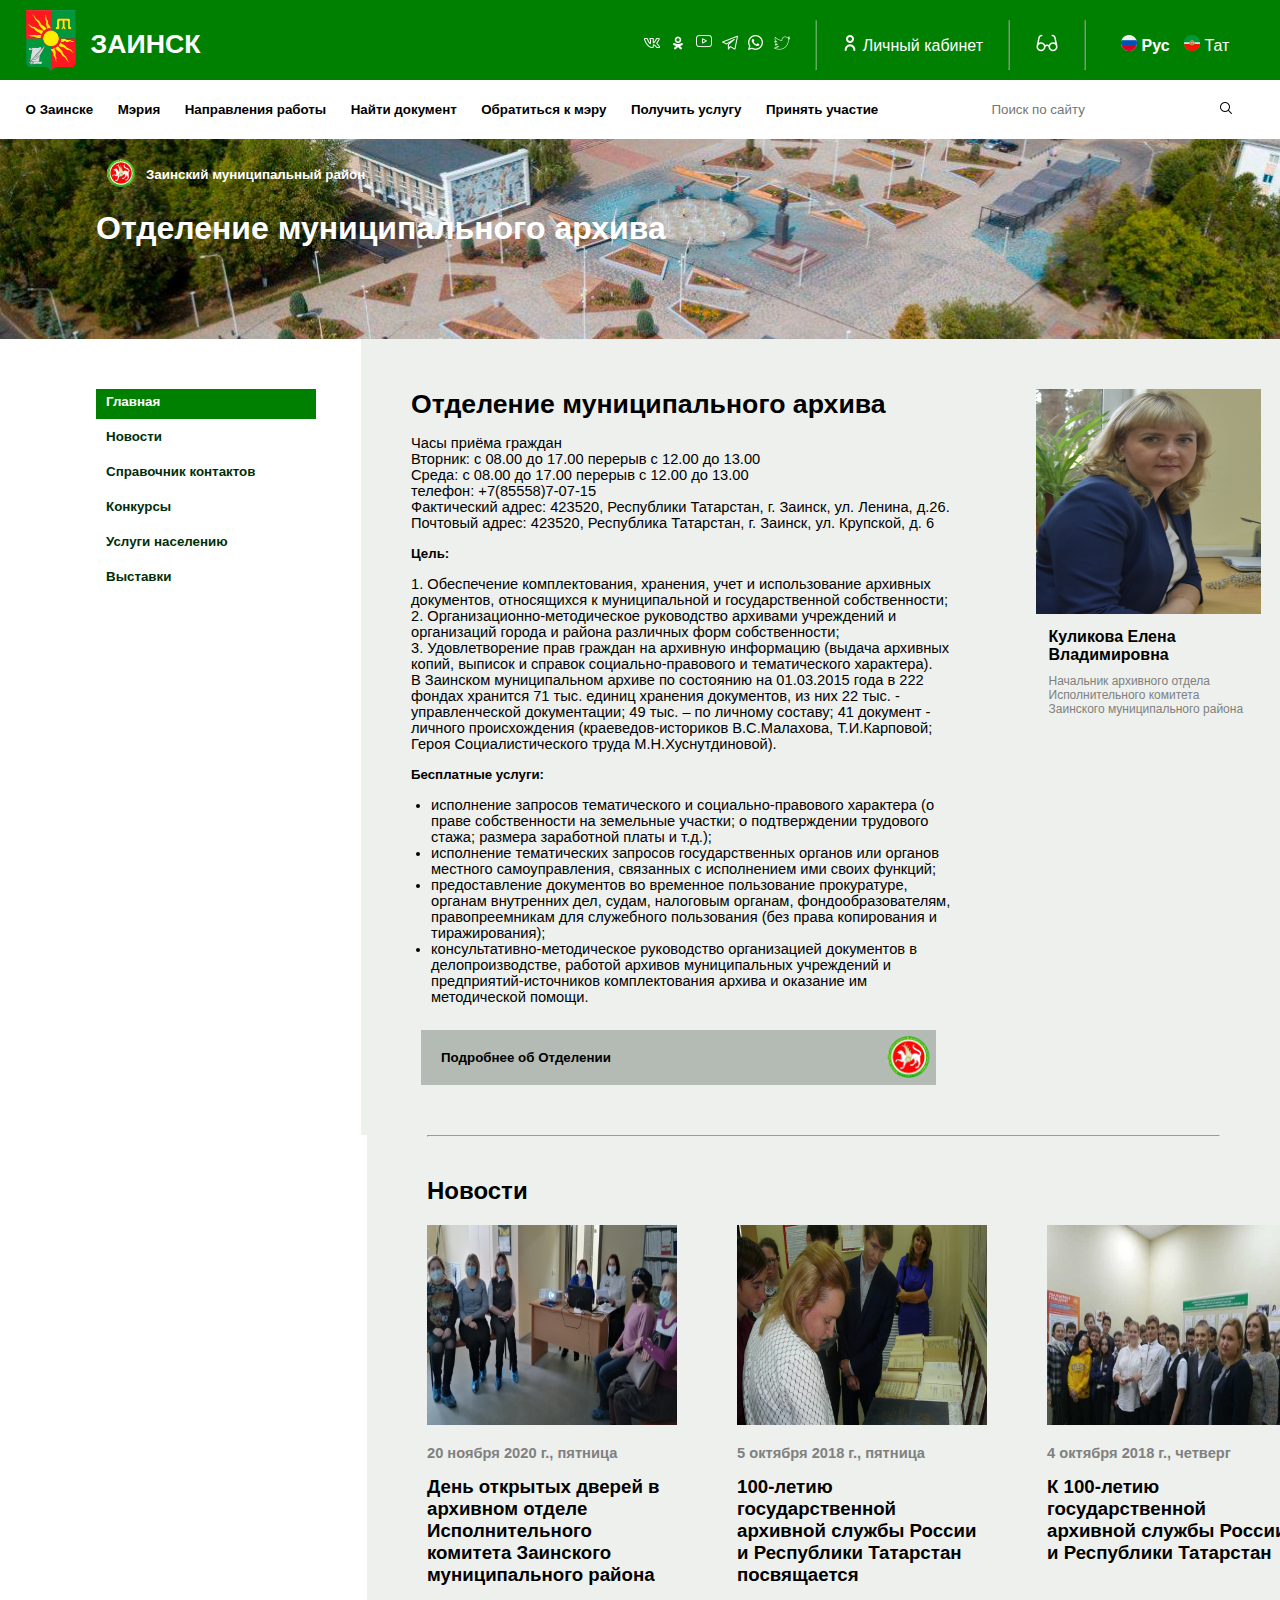
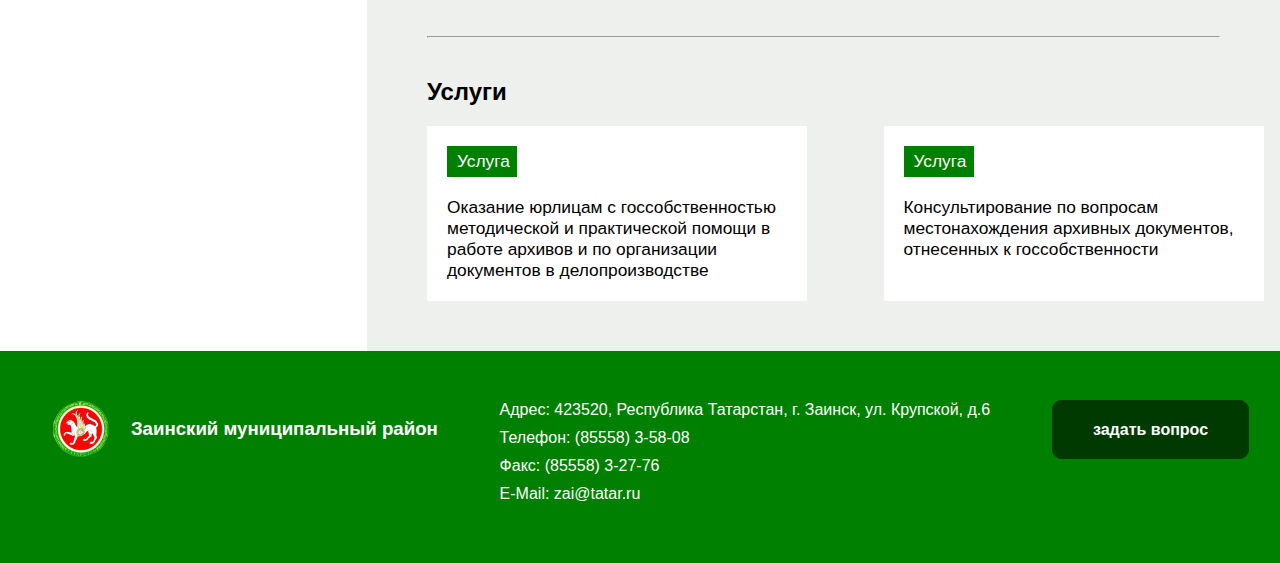
<file: index.html>
<!DOCTYPE html>
<html lang="ru">
<head>
    <meta charset="UTF-8">
    <meta http-equiv="X-UA-Compatible" content="IE=edge">
    <meta name="viewport" content="width=device-width, initial-scale=1.0">
    <title>Landing page</title>
    <link rel="stylesheet" href="css/style.css">
</head>
<body>
    <header>
        <div class="wrapper menu">
            <div class="left_menu m">
                <a href="#"><img src="img/logo/zai.png" alt="zainsk"></a><a href="#">ЗАИНСК</a>
            </div>
            <div class="right_menu m">
                <div class="social1"><a href="#"><img src="img/icon/vk.png" alt="vk"></a><a href="#"><img src="img/icon/odnoklassniki.png" alt="ok"></a><a href="#"><img src="img/icon/youtube.png" alt="youtube"></a><a href="#"><img src="img/icon/telegram.png" alt="telegram"></a><a href="#"><img src="img/icon/whatsapp.png" alt="whatsapp"></a><a href="#"><img src="img/icon/twitter.png" alt="twitter"></a></div>
                <hr>
                <div class="social2"><a href="account.html"><img src="img/icon/account.png" alt="account"> Личный кабинет</a></div>
                <hr>
                <div class="social3"><a href="#"><img src="img/icon/eyeglasses.png" alt="see"></a></div>
                <hr>
                <div class="social4"><a href="#" class="rus"><img src="img/icon/ru.png" alt="ru_lang"> Рус </a><a href="#" class="tat"><img src="img/icon/tat.png" alt="tat_lang"> Тат</a></div>
            </div>
        </div>
    </header>
    <div>
        <div class="wrapper sub_menu">
            <div class="left_sub_menu sm">
                <ul>
                    <li><a href="#">О Заинске</a></li>
                    <li><a href="#">Мэрия</a></li>
                    <li><a href="#">Направления работы</a></li>
                    <li><a href="#">Найти документ</a></li>
                    <li><a href="#">Обратиться к мэру</a></li>
                    <li><a href="#">Получить услугу</a></li>
                    <li><a href="#">Принять участие</a></li>
                </ul>
            </div>
            <div class="right_sub_menu sm">
                <form action="index.html" method="get">
                    <input type="search" placeholder="Поиск по сайту">
                    <button type="submit"><img src="img/icon/search.png" alt="search"></button>
                </form>
            </div>
        </div>
    </div>
    <section>
        <div class="wrapper1 landing">
            <p><img src="img/icon/gerbrt.png" alt="gerp_rt"><span>Заинский муниципальный район</span></p>
            <h2>Отделение муниципального архива</h2>
        </div>
    </section>
    <section>
        <div class="wrapper2 about_us">
            <div class="menu_a">
                <ul>
                    <li><a href="index.html" class="gl">Главная</a></li>
                    <li><a href="news.html">Новости</a></li>
                    <li><a href="contact.html">Справочник контактов</a></li>
                    <li><a href="contests.html">Конкурсы</a></li>
                    <li><a href="services.html">Услуги населению</a></li>
                    <li><a href="exhibitions.html">Выставки</a></li>
                </ul>
            </div>
            <div class="about">
                <div class="about">
                    <div class="about_info about_c">
                        <h3>Отделение муниципального архива</h3>
                        <p>Часы приёма граждан <br>
                            Вторник: с 08.00 до 17.00 перерыв с 12.00 до 13.00 <br>
                            Среда: с 08.00 до 17.00 перерыв с 12.00 до 13.00 <br>
                            телефон: +7(85558)7-07-15 <br>
                            Фактический адрес: 423520, Республики Татарстан, г. Заинск, ул. Ленина, д.26. <br>
                            Почтовый адрес: 423520, Республика Татарстан, г. Заинск, ул. Крупской, д. 6
                        </p>
                        <h5>Цель:</h5>
                        <p>1. Обеспечение комплектования, хранения, учет и использование архивных документов, относящихся к муниципальной и государственной собственности; <br>
                            2. Организационно-методическое руководство архивами учреждений и организаций города и района различных форм собственности; <br>
                            3. Удовлетворение прав граждан на архивную информацию (выдача архивных копий, выписок и справок социально-правового и тематического характера). <br>
                            В Заинском муниципальном архиве по состоянию на 01.03.2015 года в 222 фондах хранится 71 тыс. единиц хранения документов, из них 22 тыс. - управленческой документации; 49 тыс. – по личному составу; 41 документ - личного происхождения (краеведов-историков В.С.Малахова, Т.И.Карповой; Героя Социалистического труда М.Н.Хуснутдиновой).
                        </p>
                        <h5>Бесплатные услуги:</h5>
                            <ul>
                                <li>исполнение запросов тематического и социально-правового характера (о праве собственности на земельные участки; о подтверждении трудового стажа; размера заработной платы и т.д.);</li>
                                <li>исполнение тематических запросов государственных органов или органов местного самоуправления, связанных с исполнением ими своих функций;</li>
                                <li>предоставление документов во временное пользование прокуратуре, органам внутренних дел, судам, налоговым органам, фондообразователям, правопреемникам для служебного пользования (без права копирования и тиражирования);</li>
                                <li>консультативно-методическое руководство организацией документов в делопроизводстве, работой архивов муниципальных учреждений и предприятий-источников комплектования архива и оказание им методической помощи.</li>
                            </ul>
                        <button>Подробнее об Отделении</button>
                    </div>
                
                    <div class="about_chief about_c">
                        <img src="img/person/chief.jpg" alt="chief"> <h4>Куликова Елена Владимировна</h4> <p>Начальник архивного отдела <br> Исполнительного комитета Заинского муниципального района</p>
                    </div>
                </div>
            </div>
        </div>
    </section>
    <section>
        <div class="wrapper3">
            <hr>
            <h2>Новости</h2>
            <div class="news">
                <div class="paper"><a href="#"><img src="img/news/news1.jpg" alt="news1"><p>20 ноября 2020 г., пятница</p>День открытых дверей в архивном отделе Исполнительного комитета Заинского муниципального района</a></div>
                <div class="paper"><a href="#"><img src="img/news/news2.jpg" alt="news1"><p>5 октября 2018 г., пятница</p>100-летию государственной архивной службы России и Республики Татарстан посвящается</a></div>
                <div class="paper"><a href="#"><img src="img/news/news3.jpg" alt="news1"><p>4 октября 2018 г., четверг</p>К 100-летию государственной архивной службы России и Республики Татарстан</a></div>
            </div>
        </div>
    </section>
    <section>
        <div class="wrapper3">
            <hr>
            <h2>Услуги</h2>
            <div class="services">
                <a href="#"><p class="s">Услуга</p><p>Оказание юрлицам с госсобственностью методической и практической помощи в работе архивов и по организации документов в делопроизводстве</p></a>
                <a href="#"><p class="s">Услуга</p><p>Консультирование по вопросам местонахождения архивных документов, отнесенных к госсобственности</p></a>
            </div>
        </div>
    </section>
    <footer>
        <div class="wrapper1 foot">
            <div class="zai_footer fo"><p><img src="img/icon/gerbrt.png" alt="gerp_rt"><span>Заинский муниципальный район</span></p></div>
            <div class="zai_footer">
                <p>Адрес: 423520, Республика Татарстан, г. Заинск, ул. Крупской, д.6</p>
                <p>Телефон: (85558) 3-58-08</p>
                <p>Факс: (85558) 3-27-76</p>
                <p>E-Mail: zai@tatar.ru</p></div>
            <div class="zai_footer ask"><a href="#">задать вопрос</a></div>
        </div>
    </footer>
</body>
</html>
</file>
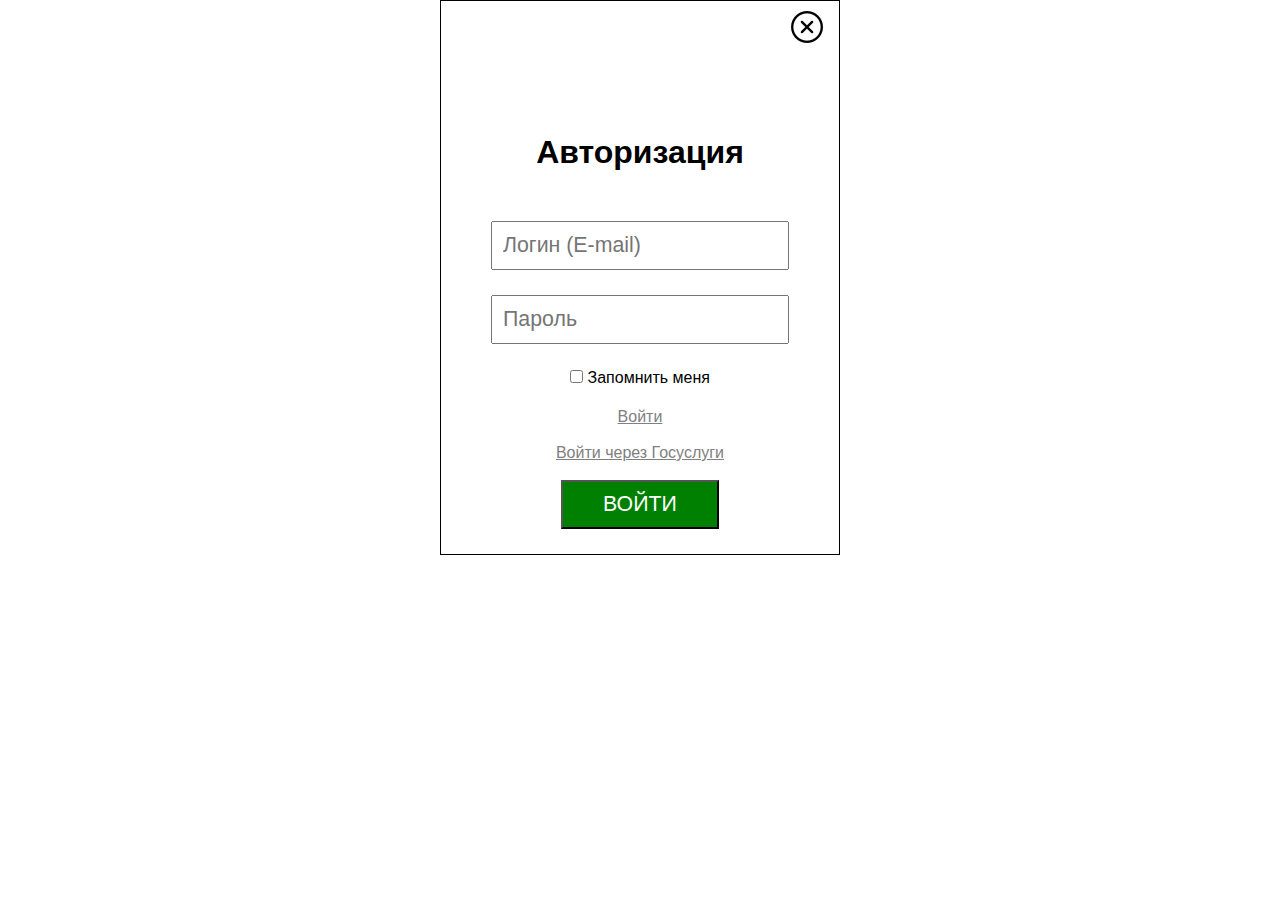
<file: account.html>
<!DOCTYPE html>
<html lang="ru">
<head>
    <meta charset="UTF-8">
    <meta http-equiv="X-UA-Compatible" content="IE=edge">
    <meta name="viewport" content="width=device-width, initial-scale=1.0">
    <title>personal account</title>
    <link rel="stylesheet" href="css/style.css">
</head>
<body>
    <div class="account">
        <a href="index.html"><img src="img/icon/exit.png" alt="exit"></a>
        <h1>Авторизация</h1>
        <div class="a_form">
            <form action="success.html" method="get">
                <input type="email" name="email" placeholder="Логин (E-mail)" required> <br>
                <input type="password" name="pas" placeholder="Пароль" required> <br>
                <input type="checkbox" name="chek">
                <label for="chek">Запомнить меня</label> <br>
                <p><a href="#" class="ac">Войти</a></p><br>
                <p><a href="#" class="ac">Войти через Госуслуги</a></p><br>
                <input type="submit" value="ВОЙТИ" class="s_button">
            </form>
        </div>
    </div>
</body>
</html>
</file>
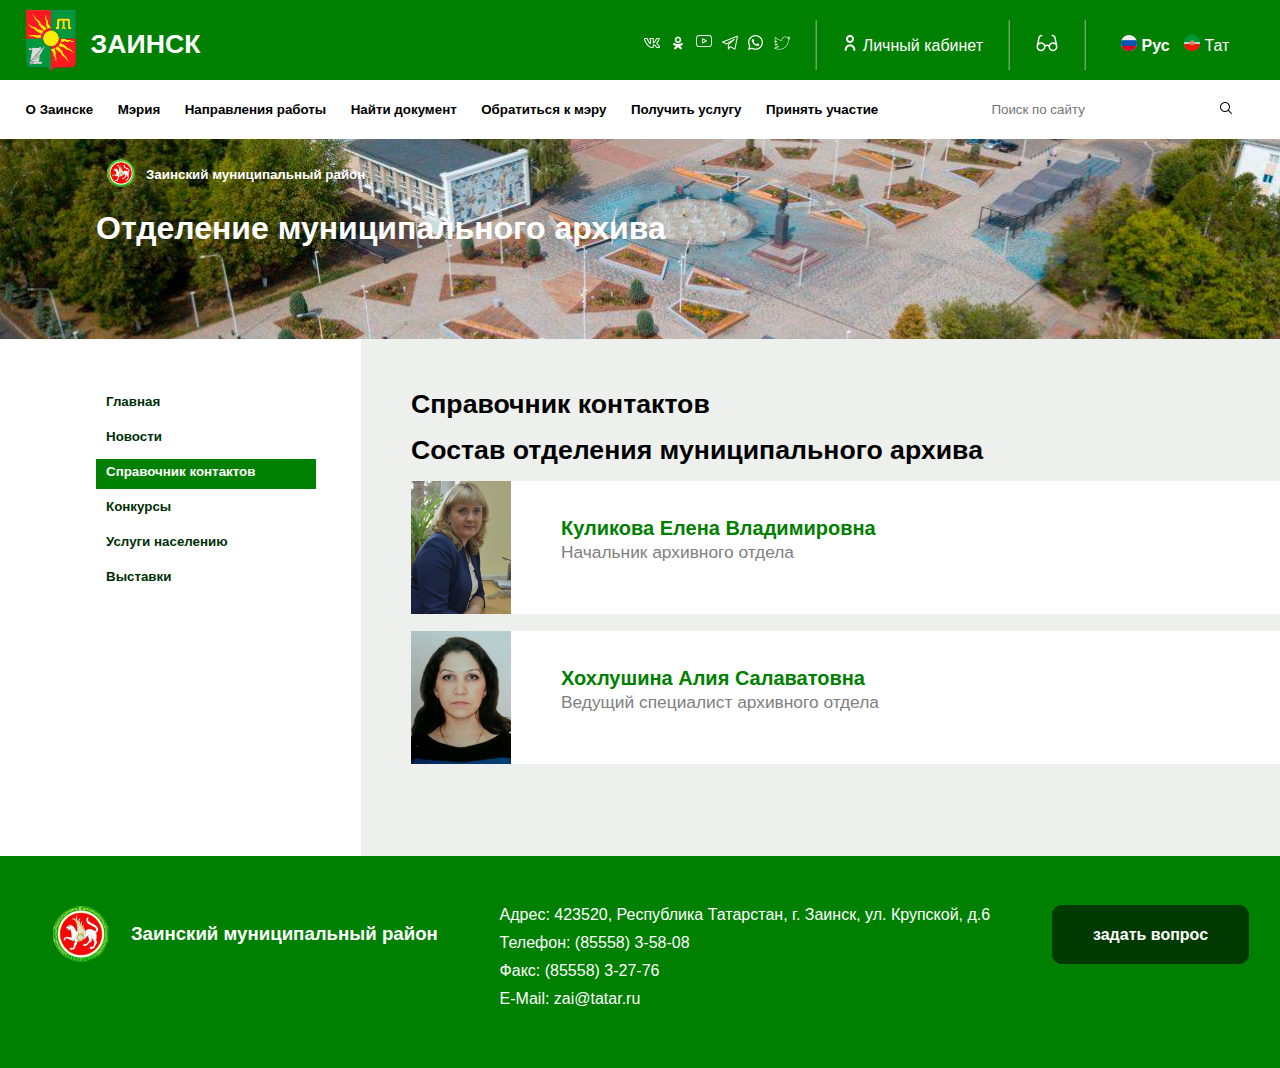
<file: contact.html>
<!DOCTYPE html>
<html lang="ru">
<head>
    <meta charset="UTF-8">
    <meta http-equiv="X-UA-Compatible" content="IE=edge">
    <meta name="viewport" content="width=device-width, initial-scale=1.0">
    <title>Landing page</title>
    <link rel="stylesheet" href="css/style.css">
</head>
<body>
    <header>
        <div class="wrapper menu">
            <div class="left_menu m">
                <a href="#"><img src="img/logo/zai.png" alt="zainsk"></a><a href="#">ЗАИНСК</a>
            </div>
            <div class="right_menu m">
                <div class="social1"><a href="#"><img src="img/icon/vk.png" alt="vk"></a><a href="#"><img src="img/icon/odnoklassniki.png" alt="ok"></a><a href="#"><img src="img/icon/youtube.png" alt="youtube"></a><a href="#"><img src="img/icon/telegram.png" alt="telegram"></a><a href="#"><img src="img/icon/whatsapp.png" alt="whatsapp"></a><a href="#"><img src="img/icon/twitter.png" alt="twitter"></a></div>
                <hr>
                <div class="social2"><a href="account.html"><img src="img/icon/account.png" alt="account"> Личный кабинет</a></div>
                <hr>
                <div class="social3"><a href="#"><img src="img/icon/eyeglasses.png" alt="see"></a></div>
                <hr>
                <div class="social4"><a href="#" class="rus"><img src="img/icon/ru.png" alt="ru_lang"> Рус </a><a href="#" class="tat"><img src="img/icon/tat.png" alt="tat_lang"> Тат</a></div>
            </div>
        </div>
    </header>
    <div>
        <div class="wrapper sub_menu">
            <div class="left_sub_menu sm">
                <ul>
                    <li><a href="#">О Заинске</a></li>
                    <li><a href="#">Мэрия</a></li>
                    <li><a href="#">Направления работы</a></li>
                    <li><a href="#">Найти документ</a></li>
                    <li><a href="#">Обратиться к мэру</a></li>
                    <li><a href="#">Получить услугу</a></li>
                    <li><a href="#">Принять участие</a></li>
                </ul>
            </div>
            <div class="right_sub_menu sm">
                <form action="index.html" method="get">
                    <input type="search" placeholder="Поиск по сайту">
                    <button type="submit"><img src="img/icon/search.png" alt="search"></button>
                </form>
            </div>
        </div>
    </div>
    <section>
        <div class="wrapper1 landing">
            <p><img src="img/icon/gerbrt.png" alt="gerp_rt"><span>Заинский муниципальный район</span></p>
            <h2>Отделение муниципального архива</h2>
        </div>
    </section>
    <section>
        <div class="wrapper2 about_us">
            <div class="menu_a">
                <ul>
                    <li><a href="index.html">Главная</a></li>
                    <li><a href="news.html">Новости</a></li>
                    <li><a href="contact.html" class="gl">Справочник контактов</a></li>
                    <li><a href="contests.html">Конкурсы</a></li>
                    <li><a href="services.html">Услуги населению</a></li>
                    <li><a href="exhibitions.html">Выставки</a></li>
                </ul>
            </div>
            <div class="about about1 cont">
                <div class="about_info about_c about_n contact">
                    <h3>Справочник контактов</h3>
                    <h3>Состав отделения муниципального архива</h3>
                    <div class="contacts"><a href="#"><img src="img/person/chief.jpg" alt="contact"><p>Куликова Елена Владимировна <br><span class="gray">Начальник архивного отдела</span></p></a></div>
                    <div class="contacts"><a href="#"><img src="img/person/spec.jpg" alt="contact"><p>Хохлушина Алия Салаватовна <br><span class="gray">Ведущий специалист архивного отдела</span></p></a></div>
                    
                </div>
                
            </div>
          
            
        </div>
    </section>
    <footer>
        <div class="wrapper1 foot">
            <div class="zai_footer fo"><p><img src="img/icon/gerbrt.png" alt="gerp_rt"><span>Заинский муниципальный район</span></p></div>
            <div class="zai_footer">
                <p>Адрес: 423520, Республика Татарстан, г. Заинск, ул. Крупской, д.6</p>
                <p>Телефон: (85558) 3-58-08</p>
                <p>Факс: (85558) 3-27-76</p>
                <p>E-Mail: zai@tatar.ru</p></div>
            <div class="zai_footer ask"><a href="#">задать вопрос</a></div>
        </div>
    </footer>
</body>
</html>
</file>
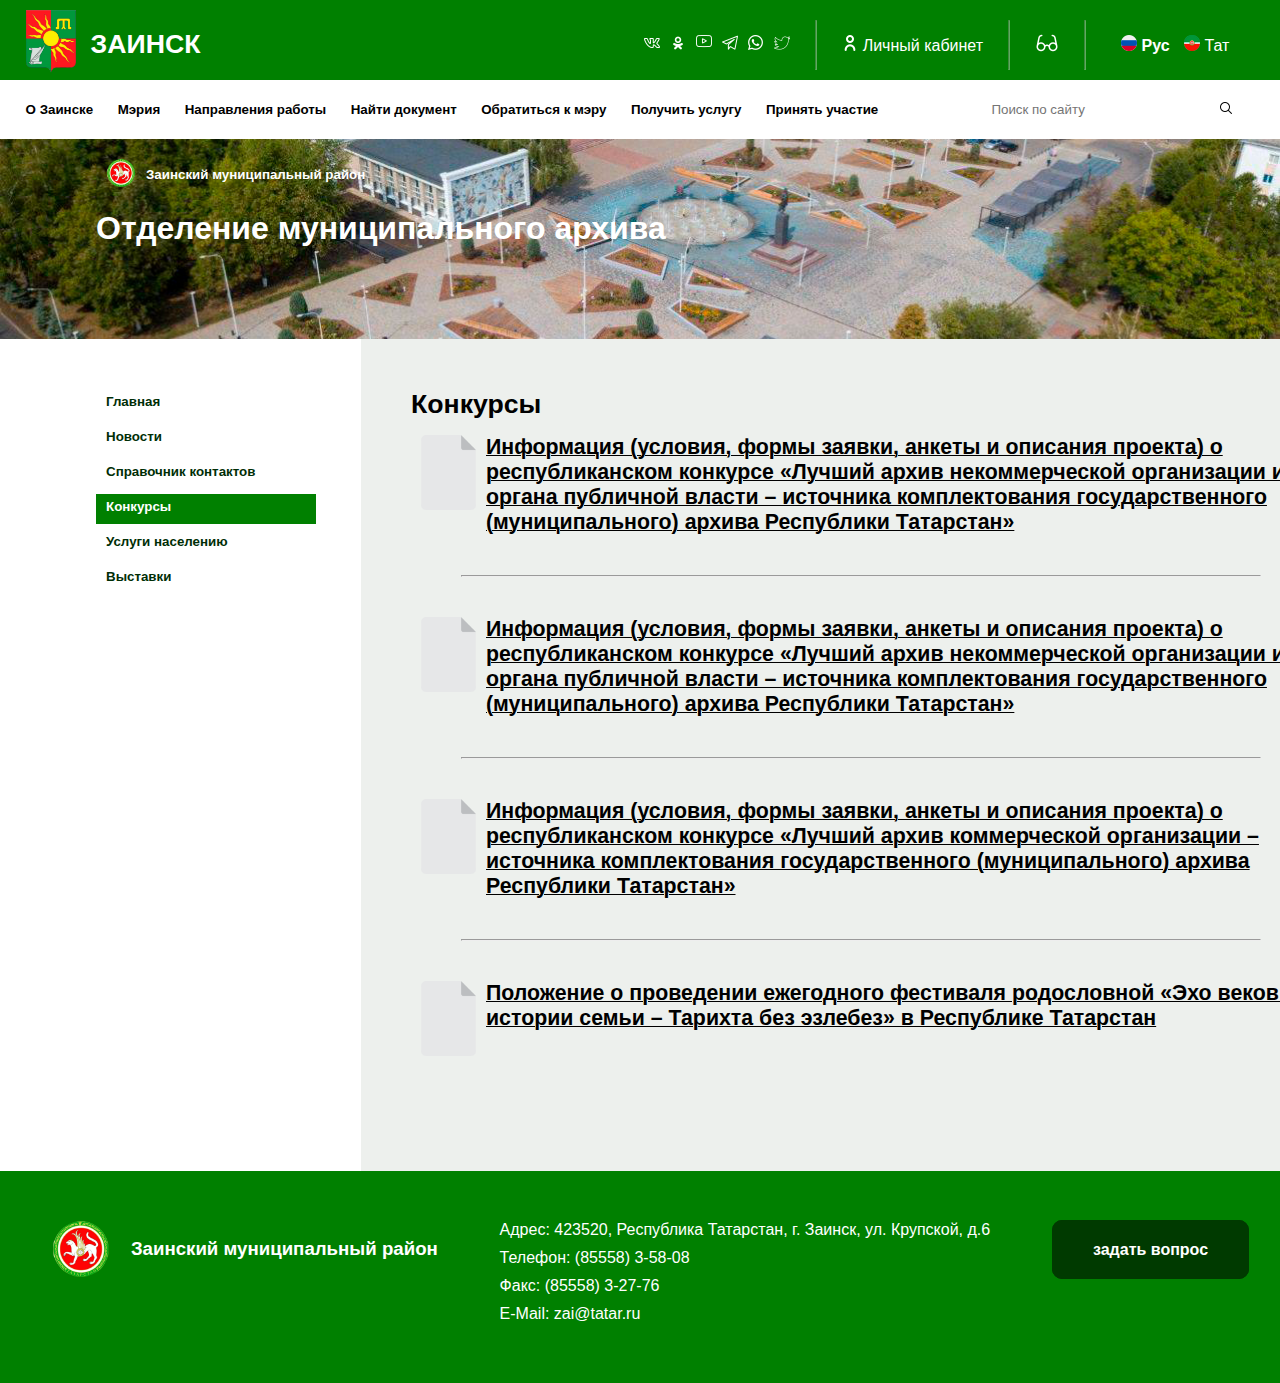
<file: contests.html>
<!DOCTYPE html>
<html lang="ru">
<head>
    <meta charset="UTF-8">
    <meta http-equiv="X-UA-Compatible" content="IE=edge">
    <meta name="viewport" content="width=device-width, initial-scale=1.0">
    <title>Landing page</title>
    <link rel="stylesheet" href="css/style.css">
</head>
<body>
    <header>
        <div class="wrapper menu">
            <div class="left_menu m">
                <a href="#"><img src="img/logo/zai.png" alt="zainsk"></a><a href="#">ЗАИНСК</a>
            </div>
            <div class="right_menu m">
                <div class="social1"><a href="#"><img src="img/icon/vk.png" alt="vk"></a><a href="#"><img src="img/icon/odnoklassniki.png" alt="ok"></a><a href="#"><img src="img/icon/youtube.png" alt="youtube"></a><a href="#"><img src="img/icon/telegram.png" alt="telegram"></a><a href="#"><img src="img/icon/whatsapp.png" alt="whatsapp"></a><a href="#"><img src="img/icon/twitter.png" alt="twitter"></a></div>
                <hr>
                <div class="social2"><a href="account.html"><img src="img/icon/account.png" alt="account"> Личный кабинет</a></div>
                <hr>
                <div class="social3"><a href="#"><img src="img/icon/eyeglasses.png" alt="see"></a></div>
                <hr>
                <div class="social4"><a href="#" class="rus"><img src="img/icon/ru.png" alt="ru_lang"> Рус </a><a href="#" class="tat"><img src="img/icon/tat.png" alt="tat_lang"> Тат</a></div>
            </div>
        </div>
    </header>
    <div>
        <div class="wrapper sub_menu">
            <div class="left_sub_menu sm">
                <ul>
                    <li><a href="#">О Заинске</a></li>
                    <li><a href="#">Мэрия</a></li>
                    <li><a href="#">Направления работы</a></li>
                    <li><a href="#">Найти документ</a></li>
                    <li><a href="#">Обратиться к мэру</a></li>
                    <li><a href="#">Получить услугу</a></li>
                    <li><a href="#">Принять участие</a></li>
                </ul>
            </div>
            <div class="right_sub_menu sm">
                <form action="index.html" method="get">
                    <input type="search" placeholder="Поиск по сайту">
                    <button type="submit"><img src="img/icon/search.png" alt="search"></button>
                </form>
            </div>
        </div>
    </div>
    <section>
        <div class="wrapper1 landing">
            <p><img src="img/icon/gerbrt.png" alt="gerp_rt"><span>Заинский муниципальный район</span></p>
            <h2>Отделение муниципального архива</h2>
        </div>
    </section>
    <section>
        <div class="wrapper2 about_us">
            <div class="menu_a">
                <ul>
                    <li><a href="index.html">Главная</a></li>
                    <li><a href="news.html">Новости</a></li>
                    <li><a href="contact.html">Справочник контактов</a></li>
                    <li><a href="contests.html" class="gl">Конкурсы</a></li>
                    <li><a href="services.html">Услуги населению</a></li>
                    <li><a href="exhibitions.html">Выставки</a></li>
                </ul>
            </div>
            <div class="about about1">
                <div class="about_info about_c about_n contests">
                    <h3>Конкурсы</h3>
                    <div class="file">
                        <img src="img/icon/folder.png" alt="file">
                        <a href="#">Информация (условия, формы заявки, анкеты и описания проекта) о республиканском конкурсе «Лучший архив некоммерческой организации и органа публичной власти – источника комплектования государственного (муниципального) архива Республики Татарстан»</a>
                    </div>
                    <hr>
                    <div class="file">
                        <img src="img/icon/folder.png" alt="file">
                        <a href="#">	
                            Информация (условия, формы заявки, анкеты и описания проекта) о республиканском конкурсе «Лучший архив некоммерческой организации и органа публичной власти – источника комплектования государственного (муниципального) архива Республики Татарстан»</a>
                    </div> 
                    <hr>
                    <div class="file">
                        <img src="img/icon/folder.png" alt="file">
                        <a href="#">	
                            Информация (условия, формы заявки, анкеты и описания проекта) о республиканском конкурсе «Лучший архив коммерческой организации – источника комплектования государственного (муниципального) архива Республики Татарстан»</a>
                    </div> 
                    <hr>
                    <div class="file">
                        <img src="img/icon/folder.png" alt="file">
                        <a href="#">	
                            Положение о проведении ежегодного фестиваля родословной «Эхо веков в истории семьи – Тарихта без эзлебез» в Республике Татарстан</a>
                    </div> 
                </div>
            </div>  
        </div>
    </section>
    <footer>
        <div class="wrapper1 foot">
            <div class="zai_footer fo"><p><img src="img/icon/gerbrt.png" alt="gerp_rt"><span>Заинский муниципальный район</span></p></div>
            <div class="zai_footer">
                <p>Адрес: 423520, Республика Татарстан, г. Заинск, ул. Крупской, д.6</p>
                <p>Телефон: (85558) 3-58-08</p>
                <p>Факс: (85558) 3-27-76</p>
                <p>E-Mail: zai@tatar.ru</p></div>
            <div class="zai_footer ask"><a href="#">задать вопрос</a></div>
        </div>
    </footer>
</body>
</html>
</file>
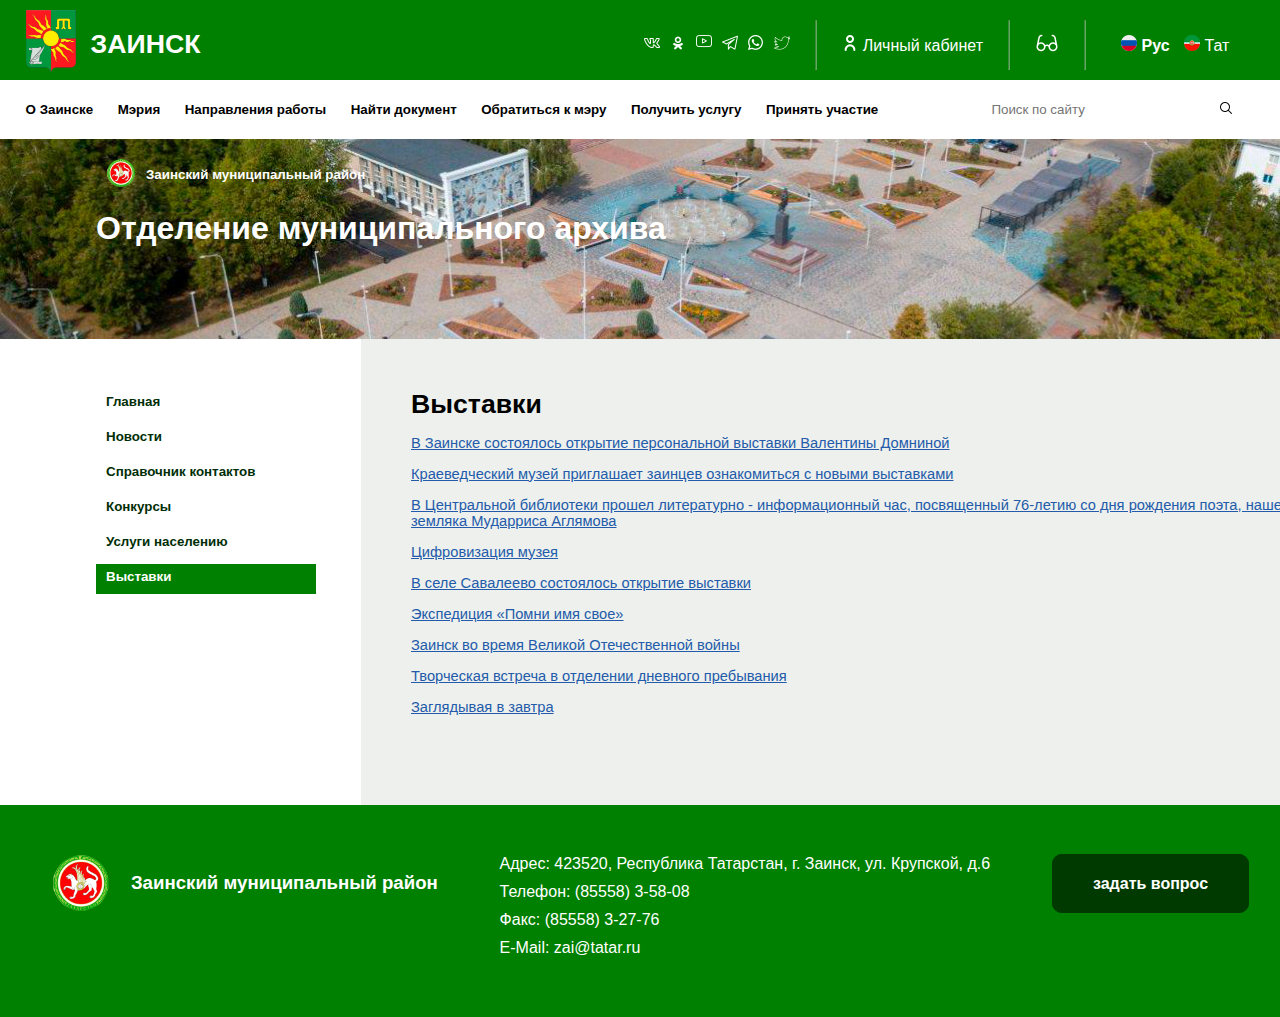
<file: exhibitions.html>
<!DOCTYPE html>
<html lang="ru">
<head>
    <meta charset="UTF-8">
    <meta http-equiv="X-UA-Compatible" content="IE=edge">
    <meta name="viewport" content="width=device-width, initial-scale=1.0">
    <title>Landing page</title>
    <link rel="stylesheet" href="css/style.css">
</head>
<body>
    <header>
        <div class="wrapper menu">
            <div class="left_menu m">
                <a href="#"><img src="img/logo/zai.png" alt="zainsk"></a><a href="#">ЗАИНСК</a>
            </div>
            <div class="right_menu m">
                <div class="social1"><a href="#"><img src="img/icon/vk.png" alt="vk"></a><a href="#"><img src="img/icon/odnoklassniki.png" alt="ok"></a><a href="#"><img src="img/icon/youtube.png" alt="youtube"></a><a href="#"><img src="img/icon/telegram.png" alt="telegram"></a><a href="#"><img src="img/icon/whatsapp.png" alt="whatsapp"></a><a href="#"><img src="img/icon/twitter.png" alt="twitter"></a></div>
                <hr>
                <div class="social2"><a href="account.html"><img src="img/icon/account.png" alt="account"> Личный кабинет</a></div>
                <hr>
                <div class="social3"><a href="#"><img src="img/icon/eyeglasses.png" alt="see"></a></div>
                <hr>
                <div class="social4"><a href="#" class="rus"><img src="img/icon/ru.png" alt="ru_lang"> Рус </a><a href="#" class="tat"><img src="img/icon/tat.png" alt="tat_lang"> Тат</a></div>
            </div>
        </div>
    </header>
    <div>
        <div class="wrapper sub_menu">
            <div class="left_sub_menu sm">
                <ul>
                    <li><a href="#">О Заинске</a></li>
                    <li><a href="#">Мэрия</a></li>
                    <li><a href="#">Направления работы</a></li>
                    <li><a href="#">Найти документ</a></li>
                    <li><a href="#">Обратиться к мэру</a></li>
                    <li><a href="#">Получить услугу</a></li>
                    <li><a href="#">Принять участие</a></li>
                </ul>
            </div>
            <div class="right_sub_menu sm">
                <form action="index.html" method="get">
                    <input type="search" placeholder="Поиск по сайту">
                    <button type="submit"><img src="img/icon/search.png" alt="search"></button>
                </form>
            </div>
        </div>
    </div>
    <section>
        <div class="wrapper1 landing">
            <p><img src="img/icon/gerbrt.png" alt="gerp_rt"><span>Заинский муниципальный район</span></p>
            <h2>Отделение муниципального архива</h2>
        </div>
    </section>
    <section>
        <div class="wrapper2 about_us">
            <div class="menu_a">
                <ul>
                    <li><a href="index.html">Главная</a></li>
                    <li><a href="news.html">Новости</a></li>
                    <li><a href="contact.html">Справочник контактов</a></li>
                    <li><a href="contests.html">Конкурсы</a></li>
                    <li><a href="services.html">Услуги населению</a></li>
                    <li><a href="exhibitions.html" class="gl">Выставки</a></li>
                </ul>
            </div>
            <div class="about about1">
                <div class="about_info about_c about_n exhibitions">
                    <h3>Выставки</h3>
                    <p><a href="#">В Заинске состоялось открытие персональной выставки Валентины Домниной</a></p>
                    <p><a href="#">Краеведческий музей приглашает заинцев ознакомиться с новыми выставками</a></p>
                    <p><a href="#">В Центральной библиотеки прошел литературно - информационный час, посвященный 76-летию со дня рождения поэта, нашего земляка Мударриса Аглямова</a></p>
                    <p><a href="#">Цифровизация музея</a></p>
                    <p><a href="#">В селе Савалеево состоялось открытие выставки</a></p>
                    <p><a href="#">Экспедиция «Помни имя свое»</a></p>
                    <p><a href="#">Заинск во время Великой Отечественной войны</a></p>
                    <p><a href="#">Творческая встреча в отделении дневного пребывания</a></p>
                    <p><a href="#">Заглядывая в завтра</a></p>
                </div>
            </div>
          
            
        </div>
    </section>
    <footer>
        <div class="wrapper1 foot">
            <div class="zai_footer fo"><p><img src="img/icon/gerbrt.png" alt="gerp_rt"><span>Заинский муниципальный район</span></p></div>
            <div class="zai_footer">
                <p>Адрес: 423520, Республика Татарстан, г. Заинск, ул. Крупской, д.6</p>
                <p>Телефон: (85558) 3-58-08</p>
                <p>Факс: (85558) 3-27-76</p>
                <p>E-Mail: zai@tatar.ru</p></div>
            <div class="zai_footer ask"><a href="#">задать вопрос</a></div>
        </div>
    </footer>
</body>
</html>
</file>
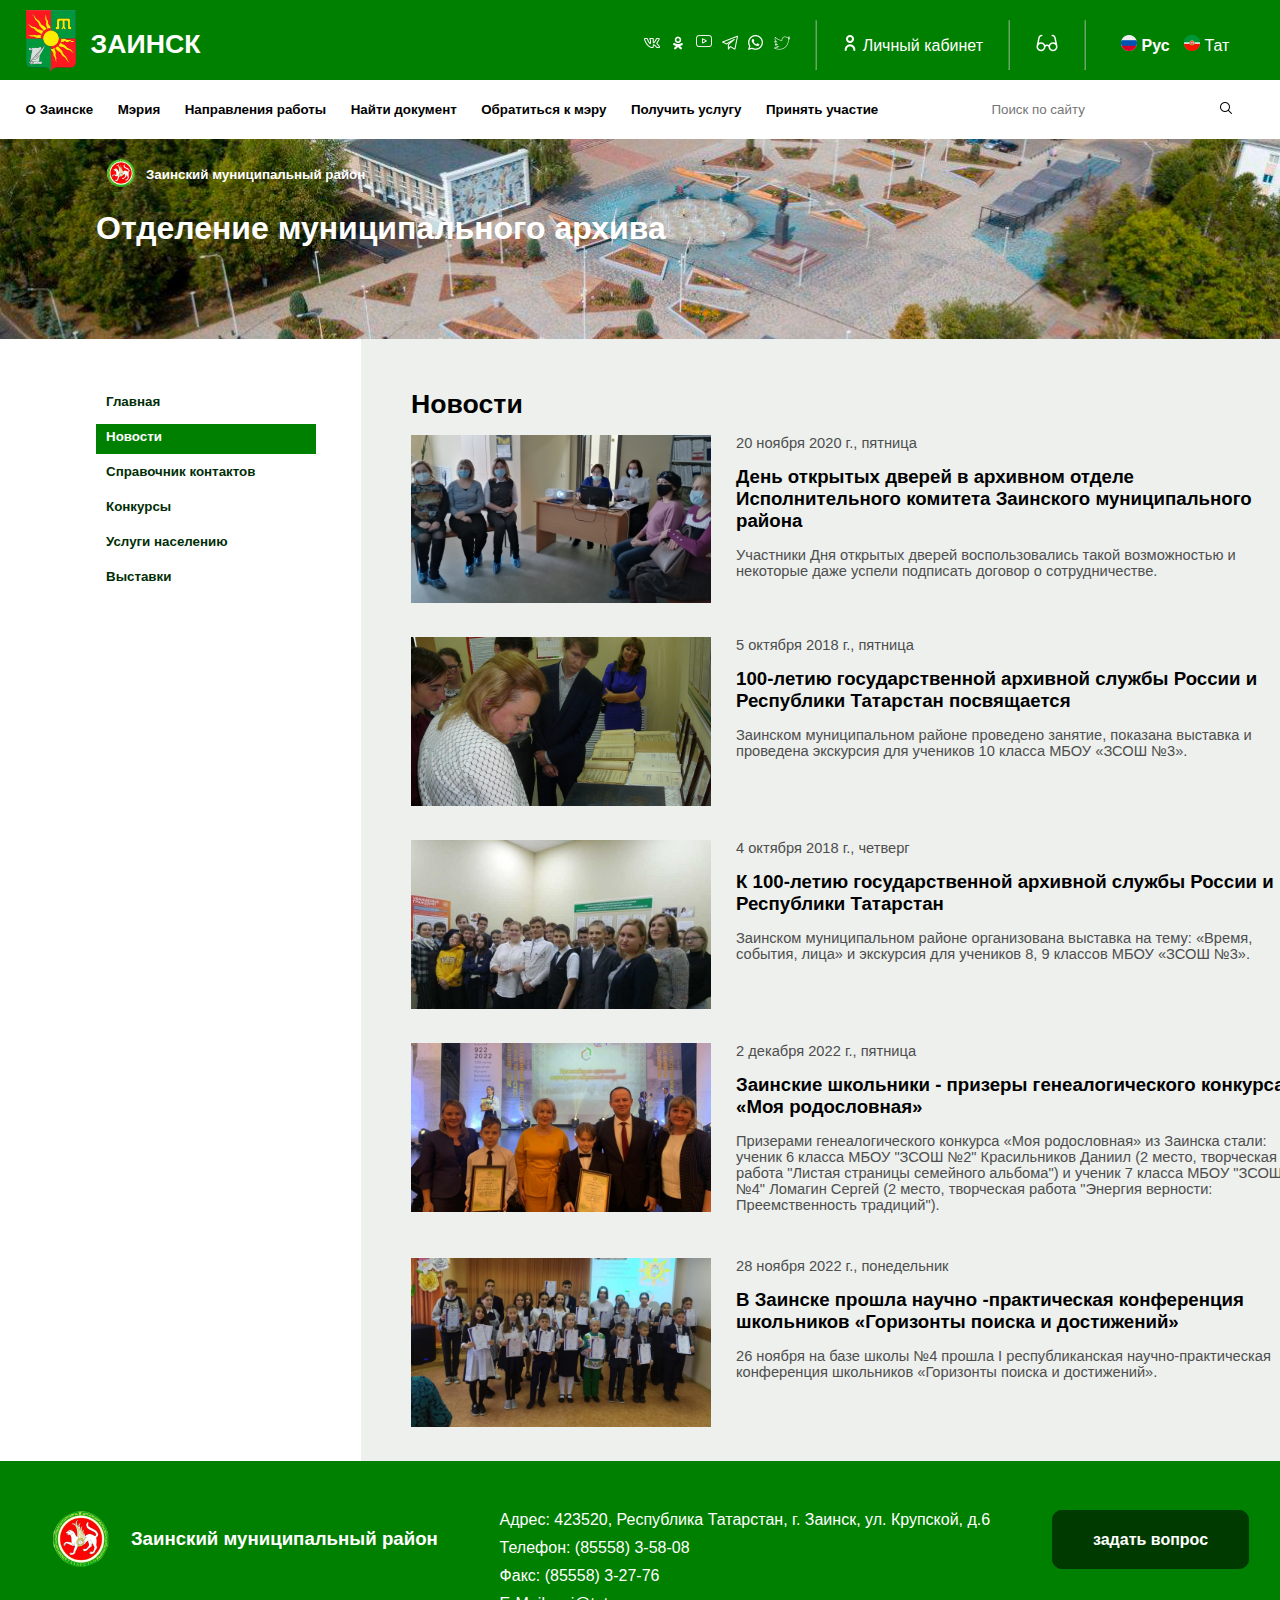
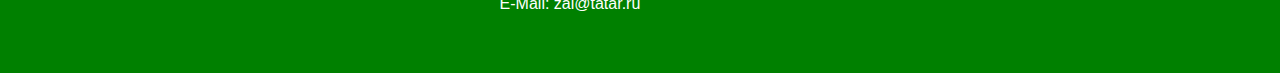
<file: news.html>
<!DOCTYPE html>
<html lang="ru">
<head>
    <meta charset="UTF-8">
    <meta http-equiv="X-UA-Compatible" content="IE=edge">
    <meta name="viewport" content="width=device-width, initial-scale=1.0">
    <title>Landing page</title>
    <link rel="stylesheet" href="css/style.css">
</head>
<body>
    <header>
        <div class="wrapper menu">
            <div class="left_menu m">
                <a href="#"><img src="img/logo/zai.png" alt="zainsk"></a><a href="#">ЗАИНСК</a>
            </div>
            <div class="right_menu m">
                <div class="social1"><a href="#"><img src="img/icon/vk.png" alt="vk"></a><a href="#"><img src="img/icon/odnoklassniki.png" alt="ok"></a><a href="#"><img src="img/icon/youtube.png" alt="youtube"></a><a href="#"><img src="img/icon/telegram.png" alt="telegram"></a><a href="#"><img src="img/icon/whatsapp.png" alt="whatsapp"></a><a href="#"><img src="img/icon/twitter.png" alt="twitter"></a></div>
                <hr>
                <div class="social2"><a href="account.html"><img src="img/icon/account.png" alt="account"> Личный кабинет</a></div>
                <hr>
                <div class="social3"><a href="#"><img src="img/icon/eyeglasses.png" alt="see"></a></div>
                <hr>
                <div class="social4"><a href="#" class="rus"><img src="img/icon/ru.png" alt="ru_lang"> Рус </a><a href="#" class="tat"><img src="img/icon/tat.png" alt="tat_lang"> Тат</a></div>
            </div>
        </div>
    </header>
    <div>
        <div class="wrapper sub_menu">
            <div class="left_sub_menu sm">
                <ul>
                    <li><a href="#">О Заинске</a></li>
                    <li><a href="#">Мэрия</a></li>
                    <li><a href="#">Направления работы</a></li>
                    <li><a href="#">Найти документ</a></li>
                    <li><a href="#">Обратиться к мэру</a></li>
                    <li><a href="#">Получить услугу</a></li>
                    <li><a href="#">Принять участие</a></li>
                </ul>
            </div>
            <div class="right_sub_menu sm">
                <form action="index.html" method="get">
                    <input type="search" placeholder="Поиск по сайту">
                    <button type="submit"><img src="img/icon/search.png" alt="search"></button>
                </form>
            </div>
        </div>
    </div>
    <section>
        <div class="wrapper1 landing">
            <p><img src="img/icon/gerbrt.png" alt="gerp_rt"><span>Заинский муниципальный район</span></p>
            <h2>Отделение муниципального архива</h2>
        </div>
    </section>
    <section>
        <div class="wrapper2 about_us">
            <div class="menu_a">
                <ul>
                    <li><a href="index.html">Главная</a></li>
                    <li><a href="news.html" class="gl">Новости</a></li>
                    <li><a href="contact.html">Справочник контактов</a></li>
                    <li><a href="contests.html">Конкурсы</a></li>
                    <li><a href="services.html">Услуги населению</a></li>
                    <li><a href="exhibitions.html">Выставки</a></li>
                </ul>
            </div>
            <div class="about about1">
                <div class="about_info about_c  about_n">
                    <h3>Новости</h3>
                    <div class="news1">
                        <a href="#"><img src="img/news/news1.jpg" alt="news"></a>
                        <div class="news_text">
                            <p>20 ноября 2020 г., пятница</p>
                            <a href="#"><p class="news_link">День открытых дверей в архивном отделе Исполнительного комитета Заинского муниципального района</p></a>
                            <p>Участники Дня открытых дверей воспользовались такой возможностью и некоторые даже успели подписать договор о сотрудничестве.</p>
                        </div>
                    </div>
                    <div class="news1">
                        <a href="#"><img src="img/news/news2.jpg" alt="news"></a>
                        <div class="news_text">
                            <p>5 октября 2018 г., пятница</p>
                            <a href="#"><p class="news_link">100-летию государственной архивной службы России и Республики Татарстан посвящается</p></a>
                            <p>Заинском муниципальном районе проведено занятие, показана выставка и проведена экскурсия для учеников 10 класса МБОУ «ЗСОШ №3». </p>
                        </div>
                    </div>
                    <div class="news1">
                        <a href="#"><img src="img/news/news3.jpg" alt="news"></a>
                        <div class="news_text">
                            <p>4 октября 2018 г., четверг</p>
                            <a href="#"><p class="news_link">К 100-летию государственной архивной службы России и Республики Татарстан</p></a>
                            <p>Заинском муниципальном районе организована выставка на тему: «Время, события, лица» и экскурсия для учеников 8, 9 классов МБОУ «ЗСОШ №3».</p>
                        </div>
                    </div>
                    <div class="news1">
                        <a href="#"><img src="img/news/news4.jpg" alt="news"></a>
                        <div class="news_text">
                            <p>2 декабря 2022 г., пятница</p>
                            <a href="#"><p class="news_link">Заинские школьники - призеры генеалогического конкурса «Моя родословная»</p></a>
                            <p>Призерами генеалогического конкурса «Моя родословная» из Заинска стали: ученик 6 класса МБОУ "ЗСОШ №2" Красильников Даниил (2 место, творческая работа "Листая страницы семейного альбома") и ученик 7 класса МБОУ "ЗСОШ №4" Ломагин Сергей (2 место, творческая работа "Энергия верности: Преемственность традиций").</p>
                        </div>
                    </div>
                    <div class="news1">
                        <a href="#"><img src="img/news/news5.jpg" alt="news"></a>
                        <div class="news_text">
                            <p>28 ноября 2022 г., понедельник</p>
                            <a href="#"><p class="news_link">В Заинске прошла научно -практическая конференция школьников «Горизонты поиска и достижений»</p></a>
                            <p>26 ноября на базе школы №4 прошла I республиканская научно-практическая конференция школьников «Горизонты поиска и достижений».</p>
                        </div>
                    </div>
                </div>
            </div>
          
            
        </div>
    </section>
    <footer>
        <div class="wrapper1 foot">
            <div class="zai_footer fo"><p><img src="img/icon/gerbrt.png" alt="gerp_rt"><span>Заинский муниципальный район</span></p></div>
            <div class="zai_footer">
                <p>Адрес: 423520, Республика Татарстан, г. Заинск, ул. Крупской, д.6</p>
                <p>Телефон: (85558) 3-58-08</p>
                <p>Факс: (85558) 3-27-76</p>
                <p>E-Mail: zai@tatar.ru</p></div>
            <div class="zai_footer ask"><a href="#">задать вопрос</a></div>
        </div>
    </footer>
</body>
</html>
</file>
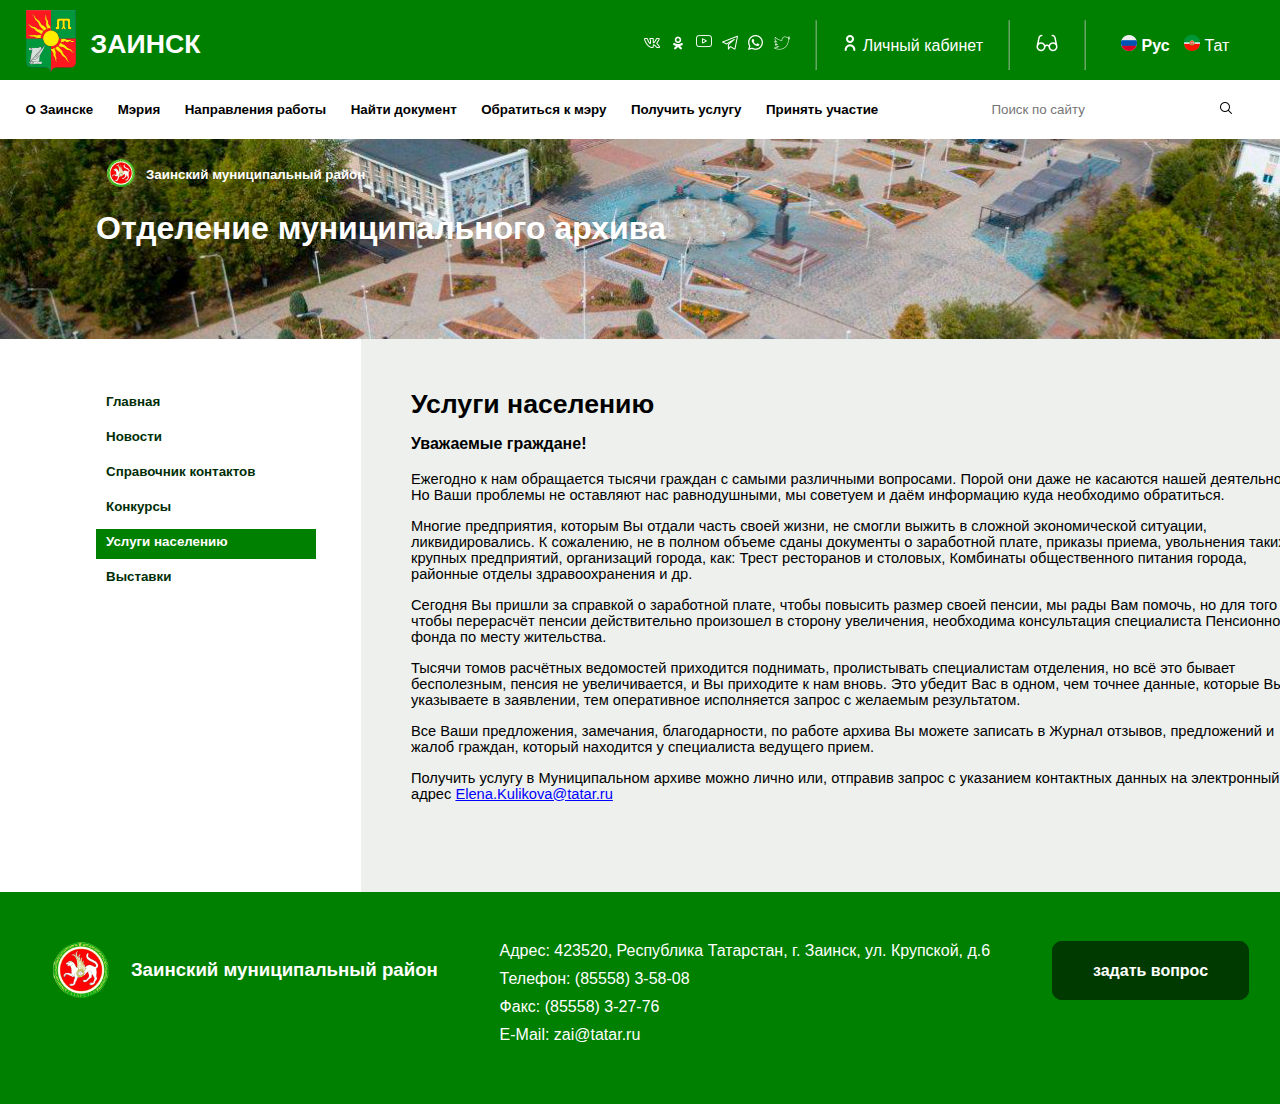
<file: services.html>
<!DOCTYPE html>
<html lang="ru">
<head>
    <meta charset="UTF-8">
    <meta http-equiv="X-UA-Compatible" content="IE=edge">
    <meta name="viewport" content="width=device-width, initial-scale=1.0">
    <title>Landing page</title>
    <link rel="stylesheet" href="css/style.css">
</head>
<body>
    <header>
        <div class="wrapper menu">
            <div class="left_menu m">
                <a href="#"><img src="img/logo/zai.png" alt="zainsk"></a><a href="#">ЗАИНСК</a>
            </div>
            <div class="right_menu m">
                <div class="social1"><a href="#"><img src="img/icon/vk.png" alt="vk"></a><a href="#"><img src="img/icon/odnoklassniki.png" alt="ok"></a><a href="#"><img src="img/icon/youtube.png" alt="youtube"></a><a href="#"><img src="img/icon/telegram.png" alt="telegram"></a><a href="#"><img src="img/icon/whatsapp.png" alt="whatsapp"></a><a href="#"><img src="img/icon/twitter.png" alt="twitter"></a></div>
                <hr>
                <div class="social2"><a href="account.html"><img src="img/icon/account.png" alt="account"> Личный кабинет</a></div>
                <hr>
                <div class="social3"><a href="#"><img src="img/icon/eyeglasses.png" alt="see"></a></div>
                <hr>
                <div class="social4"><a href="#" class="rus"><img src="img/icon/ru.png" alt="ru_lang"> Рус </a><a href="#" class="tat"><img src="img/icon/tat.png" alt="tat_lang"> Тат</a></div>
            </div>
        </div>
    </header>
    <div>
        <div class="wrapper sub_menu">
            <div class="left_sub_menu sm">
                <ul>
                    <li><a href="#">О Заинске</a></li>
                    <li><a href="#">Мэрия</a></li>
                    <li><a href="#">Направления работы</a></li>
                    <li><a href="#">Найти документ</a></li>
                    <li><a href="#">Обратиться к мэру</a></li>
                    <li><a href="#">Получить услугу</a></li>
                    <li><a href="#">Принять участие</a></li>
                </ul>
            </div>
            <div class="right_sub_menu sm">
                <form action="index.html" method="get">
                    <input type="search" placeholder="Поиск по сайту">
                    <button type="submit"><img src="img/icon/search.png" alt="search"></button>
                </form>
            </div>
        </div>
    </div>
    <section>
        <div class="wrapper1 landing">
            <p><img src="img/icon/gerbrt.png" alt="gerp_rt"><span>Заинский муниципальный район</span></p>
            <h2>Отделение муниципального архива</h2>
        </div>
    </section>
    <section>
        <div class="wrapper2 about_us">
            <div class="menu_a">
                <ul>
                    <li><a href="index.html">Главная</a></li>
                    <li><a href="news.html">Новости</a></li>
                    <li><a href="contact.html">Справочник контактов</a></li>
                    <li><a href="contests.html">Конкурсы</a></li>
                    <li><a href="services.html" class="gl">Услуги населению</a></li>
                    <li><a href="exhibitions.html">Выставки</a></li>
                </ul>
            </div>
            <div class="about about1">
                <div class="about_info about_c about_n services_page">
                    <h3>Услуги населению</h3>
                    <h4>Уважаемые граждане!</h4> <br>
                    <p>Ежегодно к нам обращается тысячи граждан с самыми различными вопросами. Порой они даже не касаются нашей деятельности. Но Ваши проблемы не оставляют нас равнодушными, мы советуем и даём информацию куда необходимо обратиться.</p>
                    <p>Многие предприятия, которым Вы отдали часть своей жизни, не смогли выжить в сложной экономической ситуации, ликвидировались. К сожалению, не в полном объеме сданы документы о заработной плате, приказы приема, увольнения таких крупных предприятий, организаций города, как: Трест ресторанов и столовых, Комбинаты общественного питания города, районные отделы здравоохранения и др.</p>
                    <p>Сегодня Вы пришли за справкой о заработной плате, чтобы повысить размер своей пенсии, мы рады Вам помочь, но для того чтобы перерасчёт пенсии действительно произошел в сторону увеличения, необходима консультация специалиста Пенсионного фонда по месту жительства.</p>
                    <p>Тысячи томов расчётных ведомостей приходится поднимать, пролистывать специалистам отделения, но всё это бывает бесполезным, пенсия не увеличивается, и Вы приходите к нам вновь. Это убедит Вас в одном, чем точнее данные, которые Вы указываете в заявлении, тем оперативное исполняется запрос с желаемым результатом.</p>
                    <p>Все Ваши предложения, замечания, благодарности, по работе архива Вы можете записать в Журнал отзывов, предложений и жалоб граждан, который находится у специалиста ведущего прием. </p>
                    <p>Получить услугу в Муниципальном архиве можно лично или, отправив запрос с указанием контактных данных на электронный адрес <a href="#">Elena.Kulikova@tatar.ru</a></p>
                </div>
            </div>
          
            
        </div>
    </section>
    <footer>
        <div class="wrapper1 foot">
            <div class="zai_footer fo"><p><img src="img/icon/gerbrt.png" alt="gerp_rt"><span>Заинский муниципальный район</span></p></div>
            <div class="zai_footer">
                <p>Адрес: 423520, Республика Татарстан, г. Заинск, ул. Крупской, д.6</p>
                <p>Телефон: (85558) 3-58-08</p>
                <p>Факс: (85558) 3-27-76</p>
                <p>E-Mail: zai@tatar.ru</p></div>
            <div class="zai_footer ask"><a href="#">задать вопрос</a></div>
        </div>
    </footer>
</body>
</html>
</file>
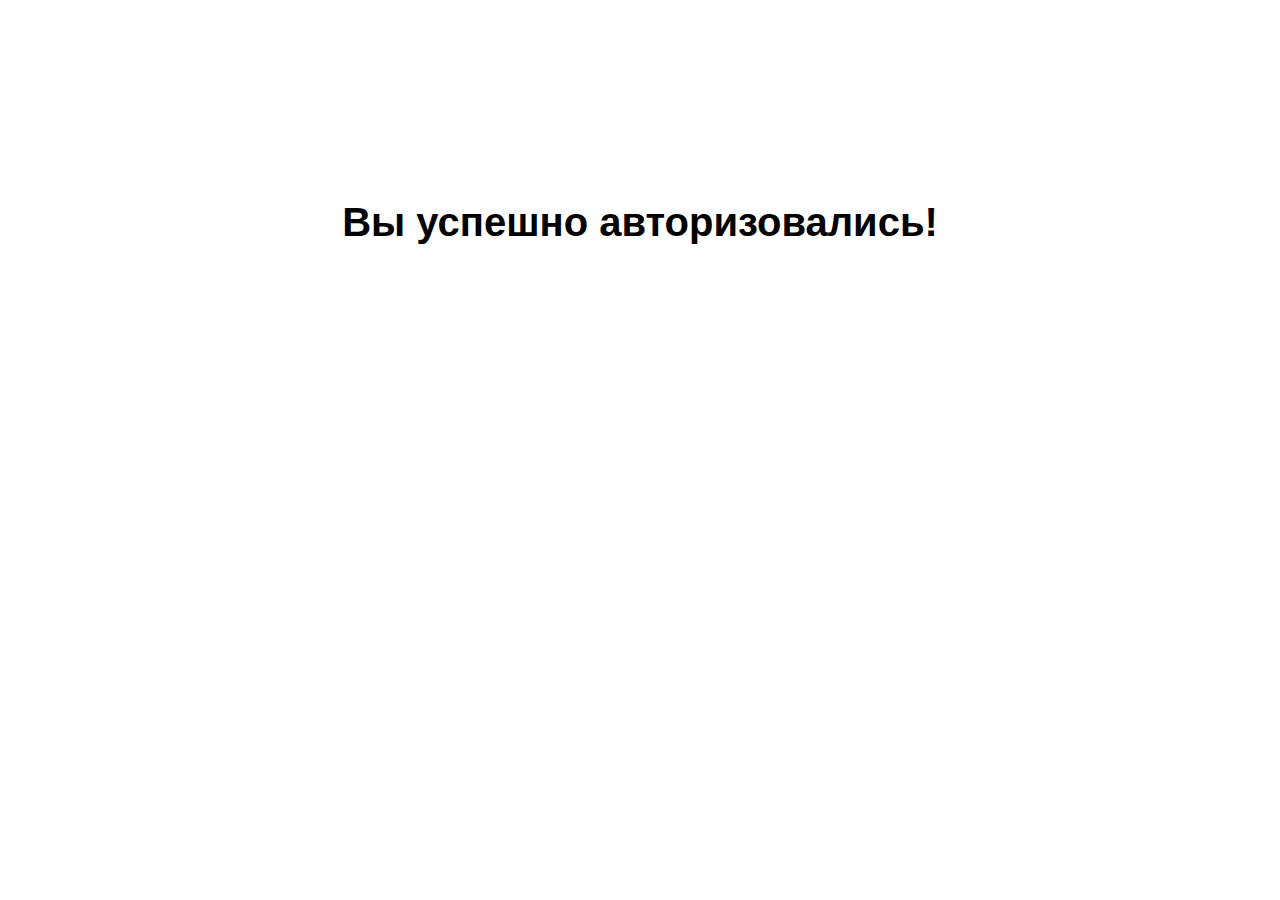
<file: success.html>
<!DOCTYPE html>
<html lang="ru">
<head>
    <meta charset="UTF-8">
    <meta http-equiv="X-UA-Compatible" content="IE=edge">
    <meta name="viewport" content="width=device-width, initial-scale=1.0">
    <title>Success</title>
    <link rel="stylesheet" href="css/style.css">
</head>
<body>
    <div class="success"><h2>Вы успешно авторизовались!</h2></div>
    <script>
    setTimeout(function(){
        location.href = 'index.html';
    }, 2000);
    </script>
</body>
</html>
</file>
<file: css/style.css>
*{
    margin: 0;
    padding: 0;
    /* box-sizing: border-box; */
    font-family: Arial, Helvetica, sans-serif;
    max-width: 1366px;
    margin: 0 auto;
    box-sizing: border-box;
}

li, a{
    text-decoration: none;
    color: black;
}

ol li{
    list-style-type: circle;
}

header .left_menu img{
    width: 50px;
}
header .left_menu a{
    font-size: 20pt;
    font-weight: bolder;
    color: white;
}

header .left_menu a img{
    margin-right: 15px;
}
header .right_menu a{
    color: white;
}
header .right_menu div{
    margin: 0 25px;
}
header .right_menu hr{
    width: 1px;
    height: 50px;
    opacity: 0.4;
}
header .right_menu .rus{
    font-weight: 600;
}
header .right_menu .social1 a{
    margin-left: 10px;
}
header .right_menu .social4 a{
    margin-left: 10px;
}

.account, .account h1{
    margin: 0;
    padding: 0;
    text-align: center;
    margin-top: 75px;
    margin-bottom: 50px;
    
}
.account{
    border: 1px solid black;
    width: 400px;
    margin: 0 auto;
    
}
.account input, .account a{
    margin-bottom: 25px;
    font-size: 16pt;
}
.account input[type=email], .account input[type=password]{
    padding: 10px;
}
.account img{
    margin: 10px 350px;
    
}
.account .ac{
    color: gray;
    font-size: 12pt;
    text-decoration: underline;
}
.account input[type=submit]{
    padding: 10px 40px;
    background-color: green;
    color: white;
    cursor: pointer;
}
.account input[type=submit]:active{
    background-color: white;
    color: black;
}
.wrapper{
    padding: 0 2%;
}
header .menu, .m{
    padding-top: 5px;
    background-color: green;
    display: flex;
    align-items: center;
    justify-content: space-between;
    margin: 0;

}
.sub_menu, .sm{
    display: flex;
    justify-content: space-between;
    align-items: center;
    margin: 0;
    
    
}
div .left_sub_menu ul li{
    display: inline;
    font-weight: 600;
    font-size: 10pt;
    margin-right: 20px;
    
}
.left_sub_menu a:hover{
    color: rgb(80, 76, 76);
}
button{
    border: none;
    background-color: white;
    margin-left: 10px;
    padding: 20px;
    
}
button:hover{
    cursor: pointer;
    border: none;
}
.right_sub_menu form{
    display: flex;
    align-items: center;
}
.right_sub_menu form input[type=search]{
    border: none;
    padding: 20px;
}
.landing{
    background: url(../img/background/bg1.png) no-repeat;
    
    background-size: 100%;
    height: 200px;
    background-attachment: fixed;
    color: white;
}
.wrapper1{
    padding: 0 7.5%;
}
.wrapper2{
    padding: 0 7.5% 0 0;
    margin: 0 0 0 7.5%;
}
.landing p{
    padding: 20px 0 0 0;
    font-size: 10pt;
    font-weight: 600;
}
.landing span{
    position: relative;
    top: -8px;
}
.landing h2{
    padding: 20px 0 0 0;
    font-size: 24pt;
}
.landing p img{
    width: 50px;
}
.about_us{
    display: flex;

    
}
.about_us h3{
    font-size: 20pt;
}
.about_us h3, h5{
    margin-bottom: 15px;
}
.about_us p{
    margin-bottom: 15px;
    font-size: 11pt;
    
}
.about_info li{
    margin-left: 20px;
    font-size: 11pt;
}
.about{
    background-color: rgb(237, 240, 237);
    position: relative;
    display: flex;
    padding-right: 50px;
}

.about_n
.about1{
    padding-right: 50px;
    
}
.about_info{
    width: 600px;
    padding-left: 50px;
    padding-left: -175px;
    
    
}
.about_info button{
    background: url(../img/logo/gerbrt.png) no-repeat rgb(180, 187, 180);
    background-size: 75px;
    background-position: center;
    background-position-x: 450px;
    margin-bottom: 50px;
    margin-top: 25px;
    padding-right: 325px;
    font-weight: 600;
}
.about_info button:hover{
    transition: 0.4s;
    color: white;
    background-color: gray;
}

.about_chief img{
    width: 225px;
    height: 225px;
    margin-bottom: 10px;
}

.about_chief h4{
    width: 200px;
}
.about_chief p{
    width: 200px;
    font-size: 9pt;
    color: gray;
    margin-top: 10px;
}


.menu_a{
    display: block;
    padding-top: 50px;
    background-color: white;

}

.menu_a li .gl{
    background-color: green;
    color: white;
}
.menu_a a{ 
    color: rgb(0, 46, 6);

    text-decoration: none;
    font-weight: 600;
    width: 220px;
    display: block;
    font-size: 10pt;
    padding: 5px 10px 10px 10px;
    margin-right: 45px;
}
.menu_a li{
    list-style-type: none;
    margin-bottom: 5px;
}
.menu_a a:hover{
    background-color: green;
    color: white;
    transition: 0.3s;
}
.about_c{
    padding-top: 50px;

}
.about_chief{
    margin-left: 75px;
}
.wrapper3{
    margin-left: 367px;
    background-color: rgb(237, 240, 237);
} 
.wrapper3 h2{
    margin-left: 60px;
    margin-bottom: 20px;
}
.news{
    display: flex;
    width: 250px;
    margin: 0;
    justify-content: space-between;
    padding-bottom: 50px;
}
.paper {
    margin-left: 60px;
    cursor: pointer;
    transition: 0.5s;

}
.wrapper3 hr{
    margin: 0px 60px;
    margin-bottom: 40px;
}
.paper img{
    width: 250px;
    height: 200px;
    

}
.paper:hover{
    transform: scale(1.1);
}
.paper p{
    font-size: 11pt;
    margin: 15px 0;
    color: gray;
}
.paper a{
    color: black;
    font-size: 14pt;
    font-weight: bold;
}

.services{
    display: flex;
    margin: 0;
    justify-content: space-between;
    padding-bottom: 50px;
}
.services a{
    background-color: white;
    margin-left: 60px;
    padding: 20px;
    width: 380px;
    font-size: 13pt;
   
}
.s{
    background-color: green;
    max-width: 70px;
    justify-content: left;
    padding: 5px 10px;
    color: white;
    margin: 0;
    margin-bottom: 20px;
}
.services a:hover{
    box-shadow: -3px 14px 37px -17px gray
}
.foot{
    background-color: green;
    color: white;
    display: flex;
    padding: 50px 0;
    margin: 0px;
    justify-content: space-between;
}
.zai_footer a{
    color: white;
    background-color: rgb(0, 58, 0);
    padding: 20px 40px;
    font-weight: 600;
    border: 1px solid rgb(0, 58, 0);
    border-radius: 10px;

}

.zai_footer p{
    margin-bottom: 10px;
    
}
.fo p{
    display: flex;
    align-items: center;
    font-size: 14pt;
    font-weight: bold;
}
.ask{
    margin-top: 20px;
}
.foot img{
    width: 100px;
}

.about_n{
    width: 950px;
}
.news1{
    display: flex;
    text-align: left;
    margin-bottom: 30px;
    overflow: hidden;
}
.news1 p{
    color: rgb(78, 78, 78);
}
.news1 img{
    width: 300px;
    transition: 0.5s;
}
.news1 img:hover{
    transform: scale(1.1);
}
.news1 .news_link{
    font-weight: bold;
    font-size: 14pt;
    transition: 0.5s;
    color: black;
}
.news1 .news_link:hover{
    color: green;
}
.news1 .news_text{
    padding: 0 25px;
}
.contacts{
    padding-bottom: 150px;
}
.contacts img{
    width: 100px;
}
.contacts a{
    background-color: white;
    display: flex;
    position: absolute;
    padding-right: 425px;
    align-items: center;

    
}
.contacts a p{
    padding-left: 50px;
    font-size: 15pt;
    font-weight: 600;
    color: green;
}
.contacts a .gray{
    font-weight: 500;
    font-size: 13pt;
    color: gray;
}
.cont{
    padding-bottom: 75px;
}
.contests {
    padding-bottom: 75px;
}
.contests .file img{
    width: 75px;
}
.contests .file{
    display: flex;
    font-size: 16pt;
    align-items: start;
    padding-bottom: 40px;
    
    
}
.contests hr{
    margin-bottom: 40px;
    width: 800px;
}
.contests .file a{
    font-weight: bold;
    transition: 0.5s;
    text-decoration: underline 1px;
}
.contests .file a:hover{
    color: green;
    text-decoration: underline 1px;
    cursor: pointer;
}
.services_page{
    padding-bottom: 75px;
}
.services_page a{
    text-decoration: underline;
    color: blue;
}
.services_page p{
    font-size: 11pt;
}
.exhibitions{
    padding-bottom: 75px;
}
.exhibitions a{
    margin-bottom: 30px;
    color: #235baa;
    text-decoration: underline;
}
.success, .success h2{
    text-align: center;
    margin-top: 200px;
    font-size: 30pt;
}
</file>
